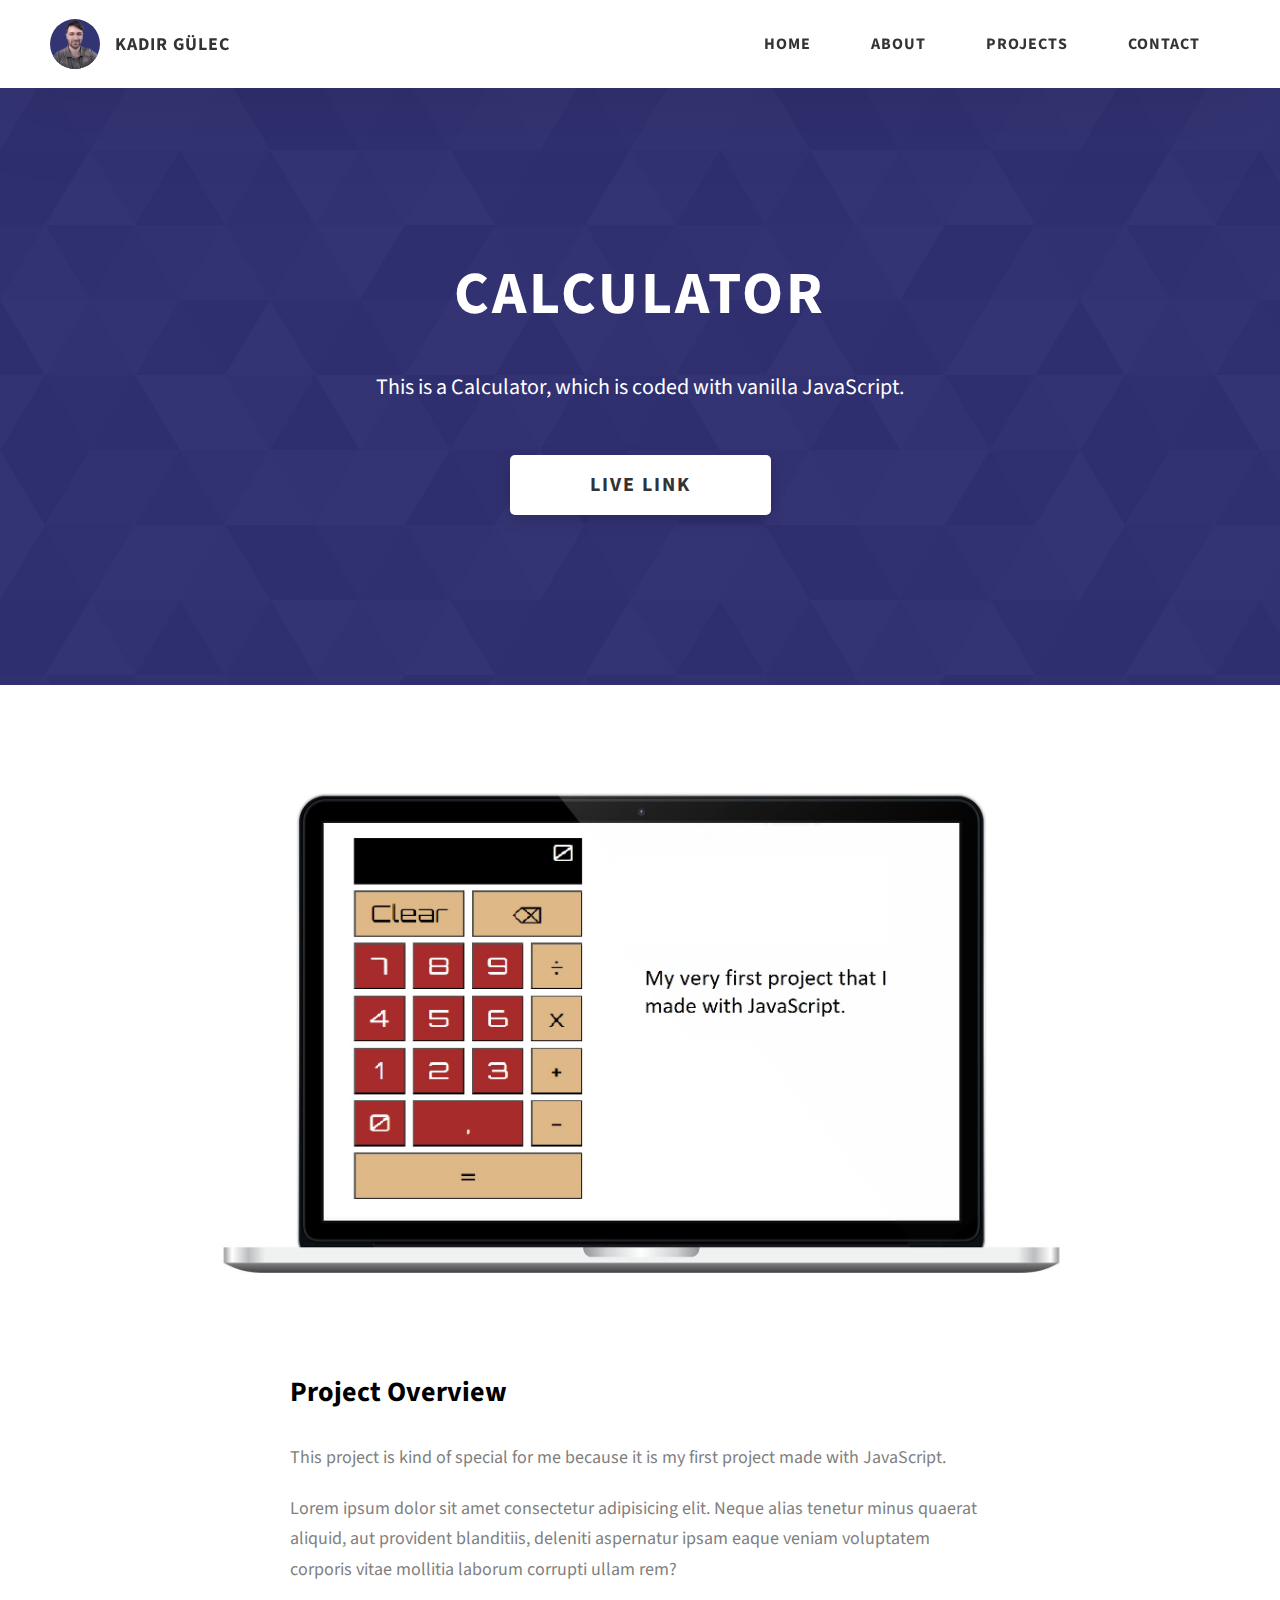
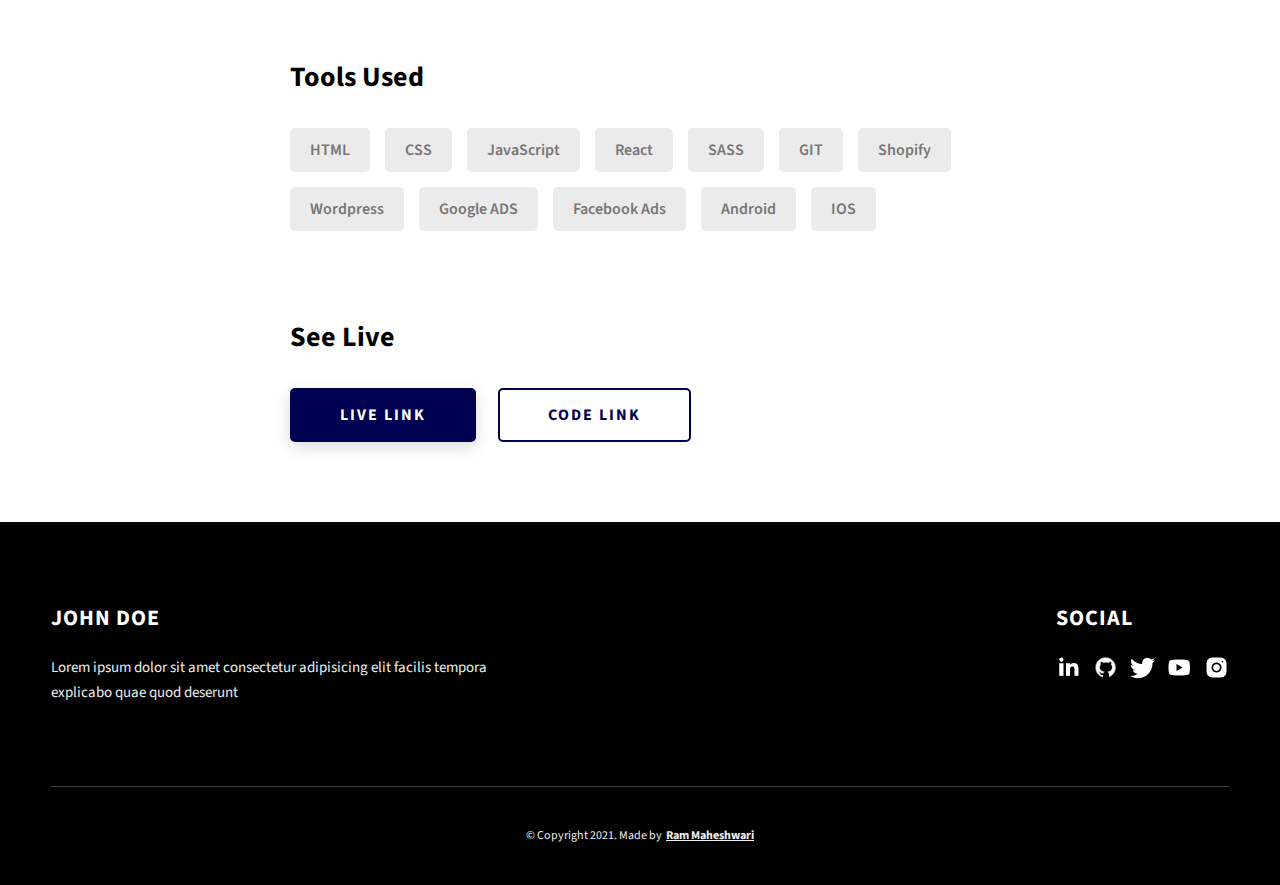
<file: project-1.html>
<!DOCTYPE html>
<html lang="en">
  <head>
    <meta charset="UTF-8" />
    <meta name="viewport" content="width=device-width, initial-scale=1.0" />
    <meta http-equiv="X-UA-Compatible" content="ie=edge" />
    <title>Calculator</title>
    <meta name="description" content="Case study page of Project" />

    <link rel="stylesheet" href="css/style.css" />

    <link rel="preconnect" href="https://fonts.googleapis.com" />
    <link rel="preconnect" href="https://fonts.gstatic.com" crossorigin />
    <link
      href="https://fonts.googleapis.com/css2?family=Source+Sans+Pro:wght@400;600;700;900&display=swap"
      rel="stylesheet"
    />
  </head>
  <body>
    <header class="header">
      <div class="header__content">
        <div class="header__logo-container">
          <div class="header__logo-img-cont">
            <img
              src="./assets/png/kadirGulec.png"
              alt="Kadir Gülec logo image"
              class="header__logo-img"
            />
          </div>
          <span class="header__logo-sub">Kadir Gülec</span>
        </div>
        <div class="header__main">
          <ul class="header__links">
            <li class="header__link-wrapper">
              <a href="./index.html" class="header__link"> Home </a>
            </li>
            <li class="header__link-wrapper">
              <a href="./index.html#about" class="header__link">About </a>
            </li>
            <li class="header__link-wrapper">
              <a href="./index.html#projects" class="header__link">
                Projects
              </a>
            </li>
            <li class="header__link-wrapper">
              <a href="./index.html#contact" class="header__link"> Contact </a>
            </li>
          </ul>
          <div class="header__main-ham-menu-cont">
            <img
              src="./assets/svg/ham-menu.svg"
              alt="hamburger menu"
              class="header__main-ham-menu"
            />
            <img
              src="./assets/svg/ham-menu-close.svg"
              alt="hamburger menu close"
              class="header__main-ham-menu-close d-none"
            />
          </div>
        </div>
      </div>
      <div class="header__sm-menu">
        <div class="header__sm-menu-content">
          <ul class="header__sm-menu-links">
            <li class="header__sm-menu-link">
              <a href="./index.html"> Home </a>
            </li>

            <li class="header__sm-menu-link">
              <a href="./index.html#about"> About </a>
            </li>

            <li class="header__sm-menu-link">
              <a href="./index.html#projects"> Projects </a>
            </li>

            <li class="header__sm-menu-link">
              <a href="./index.html#contact"> Contact </a>
            </li>
          </ul>
        </div>
      </div>
    </header>
    <section class="project-cs-hero">
      <div class="project-cs-hero__content">
        <h1 class="heading-primary">Calculator</h1>
        <div class="project-cs-hero__info">
          <p class="text-primary">
            This is a Calculator, which is coded with vanilla JavaScript.
          </p>
        </div>
        <div class="project-cs-hero__cta">
          <a href="https://taschenrechner-app-app.netlify.app/" class="btn btn--bg" target="_blank">Live Link</a>
        </div>
      </div>
    </section>
    <section class="project-details">
      <div class="main-container">
        <div class="project-details__content">
          <div class="project-details__showcase-img-cont">
            <img
              src="./assets/jpeg/project-calculator.jpeg"
              alt="Project Image"
              class="project-details__showcase-img"
            />
          </div>
          <div class="project-details__content-main">
            <div class="project-details__desc">
              <h3 class="project-details__content-title">Project Overview</h3>
              <p class="project-details__desc-para"> <!-- buraya kadar -->
                This project is kind of special for me because it is my first project made with JavaScript.
              </p>
              <p class="project-details__desc-para">
                Lorem ipsum dolor sit amet consectetur adipisicing elit. Neque
                alias tenetur minus quaerat aliquid, aut provident blanditiis,
                deleniti aspernatur ipsam eaque veniam voluptatem corporis vitae
                mollitia laborum corrupti ullam rem?
              </p>
            </div>
            <div class="project-details__tools-used">
              <h3 class="project-details__content-title">Tools Used</h3>
              <div class="skills">
                <div class="skills__skill">HTML</div>
                <div class="skills__skill">CSS</div>
                <div class="skills__skill">JavaScript</div>
                <div class="skills__skill">React</div>
                <div class="skills__skill">SASS</div>
                <div class="skills__skill">GIT</div>
                <div class="skills__skill">Shopify</div>
                <div class="skills__skill">Wordpress</div>
                <div class="skills__skill">Google ADS</div>
                <div class="skills__skill">Facebook Ads</div>
                <div class="skills__skill">Android</div>
                <div class="skills__skill">IOS</div>
              </div>
            </div>
            <div class="project-details__links">
              <h3 class="project-details__content-title">See Live</h3>
              <a
                href="#"
                class="btn btn--med btn--theme project-details__links-btn"
                target="_blank"
                >Live Link</a
              >
              <a
                href="#"
                class="btn btn--med btn--theme-inv project-details__links-btn"
                target="_blank"
                >Code Link</a
              >
            </div>
          </div>
        </div>
      </div>
    </section>
    <footer class="main-footer">
      <div class="main-container">
        <div class="main-footer__upper">
          <div class="main-footer__row main-footer__row-1">
            <h2 class="heading heading-sm main-footer__heading-sm">
              <span>Social</span>
            </h2>
            <div class="main-footer__social-cont">
              <a target="_blank" rel="noreferrer" href="#">
                <img
                  class="main-footer__icon"
                  src="./assets/png/linkedin-ico.png"
                  alt="icon"
                />
              </a>
              <a target="_blank" rel="noreferrer" href="#">
                <img
                  class="main-footer__icon"
                  src="./assets/png/github-ico.png"
                  alt="icon"
                />
              </a>
              <a target="_blank" rel="noreferrer" href="#">
                <img
                  class="main-footer__icon"
                  src="./assets/png/twitter-ico.png"
                  alt="icon"
                />
              </a>
              <a target="_blank" rel="noreferrer" href="#">
                <img
                  class="main-footer__icon"
                  src="./assets/png/yt-ico.png"
                  alt="icon"
                />
              </a>
              <a target="_blank" rel="noreferrer" href="#">
                <img
                  class="main-footer__icon main-footer__icon--mr-none"
                  src="./assets/png/insta-ico.png"
                  alt="icon"
                />
              </a>
            </div>
          </div>
          <div class="main-footer__row main-footer__row-2">
            <h4 class="heading heading-sm text-lt">John Doe</h4>
            <p class="main-footer__short-desc">
              Lorem ipsum dolor sit amet consectetur adipisicing elit facilis
              tempora explicabo quae quod deserunt
            </p>
          </div>
        </div>

        <div class="main-footer__lower">
          &copy; Copyright 2021. Made by
          <a rel="noreferrer" target="_blank" href="https://rammaheshwari.com"
            >Ram Maheshwari</a
          >
        </div>
      </div>
    </footer>
    <script src="./index.js"></script>
  </body>
</html>
</file>
<file: css/style.css>
/*
0 - 600px:      Phone
600 - 900px:    Tablet portrait
900 - 1200px:   Tablet landscape
[1200 - 1800] is where our normal styles apply
1800px + :      Big desktop
$breakpoint arguement choices:
- phone
- tab-port
- tab-land
- big-desktop

Inside media queries 1em is always 16px i.e 1em = 16px at every screen size only inside media queries
*/
:root{
  --vr-background: rgb(0, 1, 80);
  --vr-background-op8 : rgba(0, 1, 80, 0.8);
}
*,
*::after,
*::before {
  margin: 0;
  padding: 0;
  box-sizing: inherit;
  font-family: inherit; }

html {
  font-size: 62.5%;
  scroll-behavior: smooth; }
  @media only screen and (max-width: 75em) {
    html {
      font-size: 59%; } }
  @media only screen and (max-width: 56.25em) {
    html {
      font-size: 56%; } }
  @media only screen and (min-width: 112.5em) {
    html {
      font-size: 65%; } }

body {
  box-sizing: border-box;
  position: relative;
  line-height: 1.5;
  font-family: sans-serif;
  overflow-x: hidden;
  overflow-y: scroll;
  font-family: 'Source Sans Pro', sans-serif; }

a {
  text-decoration: none;
  color: inherit; }

li {
  list-style: none; }

input:focus,
button:focus,
a:focus,
textarea:focus {
  outline: none; }

button {
  border: none;
  cursor: pointer; }

textarea {
  resize: none; }

.heading-primary {
  font-size: 6rem;
  text-transform: uppercase;
  letter-spacing: 3px;
  text-align: center; }
  @media only screen and (max-width: 37.5em) {
    .heading-primary {
      font-size: 4.5rem; } }

.heading-sec__mb-bg {
  margin-bottom: 11rem; }
  @media only screen and (max-width: 56.25em) {
    .heading-sec__mb-bg {
      margin-bottom: 8rem; } }

.heading-sec__mb-med {
  margin-bottom: 9rem; }
  @media only screen and (max-width: 56.25em) {
    .heading-sec__mb-med {
      margin-bottom: 8rem; } }

.heading-sec__main {
  display: block;
  font-size: 4rem;
  text-transform: uppercase;
  letter-spacing: 1px;
  letter-spacing: 3px;
  text-align: center;
  margin-bottom: 3.5rem;
  position: relative; }
  .heading-sec__main--lt {
    color: #fff; }
    .heading-sec__main--lt::after {
      content: '';
      background: #fff !important; }
  .heading-sec__main::after {
    content: '';
    position: absolute;
    top: calc(100% + 1.5rem);
    height: 5px;
    width: 3rem;
    background: var(--vr-background);
    left: 50%;
    transform: translateX(-50%);
    border-radius: 5px; }
    @media only screen and (max-width: 37.5em) {
      .heading-sec__main::after {
        top: calc(100% + 1.2rem); } }

.heading-sec__sub {
  display: block;
  text-align: center;
  color: #777;
  font-size: 2rem;
  font-weight: 500;
  max-width: 80rem;
  margin: auto;
  line-height: 1.6; }
  @media only screen and (max-width: 37.5em) {
    .heading-sec__sub {
      font-size: 1.8rem; } }
  .heading-sec__sub--lt {
    color: #eee; }

.heading-sm {
  font-size: 2.2rem;
  text-transform: uppercase;
  letter-spacing: 1px; }

.main-container {
  max-width: 120rem;
  margin: auto;
  width: 92%; }

.btn {
  background: #fff;
  color: #333;
  text-transform: uppercase;
  letter-spacing: 2px;
  display: inline-block;
  font-weight: 700;
  border-radius: 5px;
  box-shadow: 0 5px 15px 0 rgba(0, 0, 0, 0.15);
  transition: transform .3s; }
  .btn:hover {
    transform: translateY(-3px); }
  .btn--bg {
    padding: 1.5rem 8rem;
    font-size: 2rem; }
  .btn--med {
    padding: 1.5rem 5rem;
    font-size: 1.6rem; }
  .btn--theme {
    background: var(--vr-background);
    color: #fff; }
  .btn--theme-inv {
    color: var(--vr-background);
    background: #fff;
    border: 2px solid var(--vr-background);
    box-shadow: none;
    padding: calc(1.5rem - 2px) calc(5rem - 2px); }

.sec-pad {
  padding: 12rem 0; }
  @media only screen and (max-width: 56.25em) {
    .sec-pad {
      padding: 8rem 0; } }

.text-primary {
  color: #fff;
  font-size: 2.2rem;
  text-align: center;
  width: 100%;
  line-height: 1.6; }
  @media only screen and (max-width: 37.5em) {
    .text-primary {
      font-size: 2rem; } }

.d-none {
  display: none; }

.home-hero {
  color: #fff;
  background: linear-gradient(to right, var(--vr-background-op8), var(--vr-background-op8)), url(../assets/svg/common-bg.svg);
  background-position: center;
  height: 100vh;
  min-height: 80rem;
  max-height: 120rem;
  position: relative; }
  @media only screen and (max-width: 37.5em) {
    .home-hero {
      height: unset;
      min-height: unset; } }
  .home-hero__socials {
    position: absolute;
    top: 50%;
    border: 2px solid #eee;
    border-left: 2px solid #eee;
    transform: translateY(-50%); }
    @media only screen and (max-width: 56.25em) {
      .home-hero__socials {
        display: none; } }
  .home-hero__mouse-scroll-cont {
    position: absolute;
    bottom: 3%;
    left: 50%;
    transform: translateX(-50%); }
    @media only screen and (max-width: 37.5em) {
      .home-hero__mouse-scroll-cont {
        display: none; } }
  .home-hero__social {
    width: 5rem; }
  .home-hero__social-icon-link {
    width: 100%;
    display: block;
    padding: 1.2rem;
    border-bottom: 2px solid #eee;
    transition: background .3s; }
    .home-hero__social-icon-link:hover {
      background: rgba(255, 255, 255, 0.1); }
    .home-hero__social-icon-link--bd-none {
      border-bottom: 0; }
  .home-hero__social-icon {
    width: 100%; }
  .home-hero__content {
    position: absolute;
    top: 50%;
    left: 50%;
    transform: translate(-50%, -50%);
    max-width: 90rem;
    width: 92%; }
    @media only screen and (max-width: 37.5em) {
      .home-hero__content {
        padding: 19rem 0 13rem 0;
        margin: auto;
        position: static;
        transform: translate(0, 0); } }
  .home-hero__info {
    margin: 3rem auto 0 auto;
    max-width: 80rem; }
  .home-hero__cta {
    margin-top: 5rem;
    text-align: center; }

.about {
  background: #fafafa; }
  .about__content {
    display: grid;
    grid-template-columns: 1fr 1fr;
    grid-gap: 10rem; }
    @media only screen and (max-width: 56.25em) {
      .about__content {
        grid-template-columns: 1fr;
        grid-gap: 8rem; } }
    .about__content-title {
      font-weight: 700;
      font-size: 2.8rem;
      margin-bottom: 3rem; }
      @media only screen and (max-width: 37.5em) {
        .about__content-title {
          font-size: 2.4rem; } }
    .about__content-details-para {
      font-size: 1.8rem;
      color: grey;
      max-width: 60rem;
      line-height: 1.7;
      margin-bottom: 1rem; }
      .about__content-details-para--hl {
        font-weight: 700;
        margin: 0 3px; }
      .about__content-details-para:last-child {
        margin-bottom: 4rem; }

.projects__row {
  display: grid;
  grid-template-columns: 1.5fr 1fr;
  grid-gap: 5rem;
  margin-bottom: 11rem; }
  @media only screen and (max-width: 56.25em) {
    .projects__row {
      grid-template-columns: 1fr;
      grid-gap: 2rem;
      margin-bottom: 8rem; } }
  @media only screen and (max-width: 56.25em) {
    .projects__row {
      text-align: center; } }
  .projects__row:last-child {
    margin-bottom: 0; }
  .projects__row-img-cont {
    overflow: hidden; }
  .projects__row-img {
    width: 100%;
    display: block;
    object-fit: cover; }
  .projects__row-content {
    padding: 2rem 0;
    display: flex;
    justify-content: center;
    flex-direction: column;
    align-items: flex-start; }
    @media only screen and (max-width: 56.25em) {
      .projects__row-content {
        align-items: center; } }
    .projects__row-content-title {
      font-weight: 700;
      font-size: 2.8rem;
      margin-bottom: 2rem; }
      @media only screen and (max-width: 37.5em) {
        .projects__row-content-title {
          font-size: 2.4rem; } }
    .projects__row-content-desc {
      font-size: 1.8rem;
      color: grey;
      max-width: 60rem;
      line-height: 1.7;
      margin-bottom: 3rem; }
      @media only screen and (max-width: 37.5em) {
        .projects__row-content-desc {
          font-size: 1.7rem; } }

.contact {
  background: linear-gradient(to right, var(--vr-background-op8), var(--vr-background-op8)), url(../assets/svg/common-bg.svg);
  background-size: cover;
  background-position: center; }
  .contact__form-container {
    box-shadow: 0 0 10px rgba(0, 0, 0, 0.1);
    background: white;
    padding: 4rem;
    margin-top: 6rem;
    max-width: 80rem;
    text-align: right;
    width: 95%;
    border-radius: 5px;
    margin: 5rem auto 0 auto; }
    @media only screen and (max-width: 37.5em) {
      .contact__form-container {
        padding: 3rem; } }
  .contact__form-field {
    margin-bottom: 4rem; }
    @media only screen and (max-width: 37.5em) {
      .contact__form-field {
        margin-bottom: 3rem; } }
  .contact__form-label {
    color: #666;
    font-size: 1.4rem;
    letter-spacing: 1px;
    font-weight: 700;
    margin-bottom: 1rem;
    display: block;
    text-align: left; }
  .contact__form-input {
    color: #333;
    padding: 2rem;
    width: 100%;
    border: 1px solid #ebebeb;
    font-size: 1.6rem;
    letter-spacing: 0px;
    background: #f0f0f0;
    border-radius: 5px;
    font-weight: 600;
    /* Code for Modern Browsers */
    /* Code for WebKit, Blink, Edge */
    /* Code for Internet Explorer 10-11 */
    /* Code for Microsoft Edge */
    /* Code for Mozilla Firefox 4 to 18 */
    /* Code for Mozilla Firefox 19+ */ }
    .contact__form-input::placeholder {
      color: #999;
      font-weight: 600;
      font-size: 1.6rem; }
    .contact__form-input::-webkit-input-placeholder {
      color: #999;
      font-weight: 600;
      font-size: 1.6rem; }
    .contact__form-input:-ms-input-placeholder {
      color: #999;
      font-weight: 600;
      font-size: 1.6rem; }
    .contact__form-input::-ms-input-placeholder {
      color: #999;
      font-weight: 600;
      font-size: 1.6rem; }
    .contact__form-input:-moz-placeholder {
      opacity: 1;
      color: #999;
      font-weight: 600;
      font-size: 1.6rem; }
    .contact__form-input::-moz-placeholder {
      opacity: 1;
      color: #999;
      font-weight: 600;
      font-size: 1.6rem; }
  .contact__btn {
    width: 30%;
    padding: 2rem 4rem;
    font-size: 1.6rem; }
    @media only screen and (max-width: 37.5em) {
      .contact__btn {
        width: 100%; } }

.project-cs-hero {
  color: #fff;
  background: linear-gradient(to right, var(--vr-background-op8), var(--vr-background-op8)), url(../assets/svg/common-bg.svg);
  background-size: cover;
  background-position: center;
  position: relative; }
  @media only screen and (max-width: 37.5em) {
    .project-cs-hero {
      height: unset;
      min-height: unset; } }
  .project-cs-hero__content {
    padding: 25rem 0 17rem 0;
    max-width: 90rem;
    width: 92%;
    margin: auto; }
    @media only screen and (max-width: 37.5em) {
      .project-cs-hero__content {
        padding: 19rem 0 13rem 0;
        margin: auto;
        position: static;
        transform: translate(0, 0); } }
  .project-cs-hero__info {
    margin: 3rem auto 0 auto;
    max-width: 80rem; }
  .project-cs-hero__cta {
    margin-top: 5rem;
    text-align: center; }

.project-details__content {
  padding: 8rem 0;
  max-width: 90rem;
  margin: auto; }
  .project-details__content-title {
    font-weight: 700;
    font-size: 2.8rem;
    margin-bottom: 3rem; }
    @media only screen and (max-width: 37.5em) {
      .project-details__content-title {
        font-size: 2.4rem; } }

.project-details__showcase-img-cont {
  width: 100%;
  margin-bottom: 6rem; }

.project-details__showcase-img {
  width: 100%; }

.project-details__content-main {
  width: 100%;
  max-width: 70rem;
  margin: auto; }

.project-details__desc {
  margin: 0 0 7rem 0; }
  .project-details__desc-para {
    font-size: 1.8rem;
    line-height: 1.7;
    color: grey;
    margin-bottom: 2rem; }

.project-details__tools-used {
  margin: 0 0 7rem 0; }
  .project-details__tools-used-list {
    display: flex;
    flex-wrap: wrap; }
  .project-details__tools-used-item {
    padding: 1rem 2rem;
    margin-bottom: 1.5rem;
    margin-right: 1.5rem;
    font-size: 1.6rem;
    background: rgba(153, 153, 153, 0.2);
    border-radius: 5px;
    font-weight: 600;
    color: #777; }

.project-details__links {
  margin: 0 0; }
  .project-details__links-btn {
    margin-right: 2rem; }
    @media only screen and (max-width: 37.5em) {
      .project-details__links-btn {
        margin-right: 0;
        width: 70%;
        margin-bottom: 2rem;
        text-align: center; } }
    .project-details__links-btn:last-child {
      margin: 0; }
      @media only screen and (max-width: 37.5em) {
        .project-details__links-btn:last-child {
          margin: 0; } }

.header {
  position: fixed;
  width: 100%;
  z-index: 1000;
  background: #000;
  background: #fff;
  box-shadow: 0 10px 100px rgba(0, 0, 0, 0.1); }
  .header__content {
    display: flex;
    align-items: center;
    justify-content: space-between;
    padding: 1rem 5rem; }
    @media only screen and (max-width: 56.25em) {
      .header__content {
        padding: 0 2rem; } }
  .header__logo-container {
    display: flex;
    align-items: center;
    cursor: pointer;
    color: #333;
    transition: color .3s; }
    .header__logo-container:hover {
      color: var(--vr-background); }
  .header__logo-img-cont {
    width: 5rem;
    height: 5rem;
    border-radius: 50px;
    overflow: hidden;
    margin-right: 1.5rem;
    background: var(--vr-background-op8); }
    @media only screen and (max-width: 56.25em) {
      .header__logo-img-cont {
        width: 4.5rem;
        height: 4.5rem;
        margin-right: 1.2rem; } }
  .header__logo-img {
    width: 100%;
    height: 100%;
    object-fit: cover;
    object-position: center;
    display: block; }
  .header__logo-sub {
    font-size: 1.8rem;
    text-transform: uppercase;
    font-weight: 700;
    letter-spacing: 1px; }
  .header__links {
    display: flex; }
    @media only screen and (max-width: 37.5em) {
      .header__links {
        display: none; } }
  .header__link {
    padding: 2.2rem 3rem;
    display: inline-block;
    font-size: 1.6rem;
    color: #333;
    text-transform: uppercase;
    letter-spacing: 1px;
    font-weight: 700;
    transition: color .3s; }
    .header__link:hover {
      color: var(--vr-background); }
    @media only screen and (max-width: 56.25em) {
      .header__link {
        padding: 3rem 1.8rem;
        font-size: 1.5rem; } }
  .header__main-ham-menu-cont {
    display: none;
    width: 3rem;
    padding: 2.2rem 0; }
    @media only screen and (max-width: 37.5em) {
      .header__main-ham-menu-cont {
        display: block; } }
  .header__main-ham-menu {
    width: 100%; }
  .header__main-ham-menu-close {
    width: 100%; }
  .header__sm-menu {
    background: #fff;
    position: absolute;
    width: 100%;
    top: 100%;
    visibility: hidden;
    opacity: 0;
    transition: all .3s;
    box-shadow: 0px 5px 5px 0px rgba(0, 0, 0, 0.1);
    -webkit-box-shadow: 0px 5px 5px 0px rgba(0, 0, 0, 0.1);
    -moz-box-shadow: 0px 5px 5px 0px rgba(0, 0, 0, 0.1); }
    .header__sm-menu--active {
      visibility: hidden;
      opacity: 0; }
      @media only screen and (max-width: 37.5em) {
        .header__sm-menu--active {
          visibility: visible;
          opacity: 1; } }
  .header__sm-menu-link a {
    display: block;
    text-decoration: none;
    padding: 2.5rem 3rem;
    font-size: 1.6rem;
    color: #333;
    text-align: right;
    border-bottom: 1px solid #eee;
    font-weight: 700;
    text-transform: uppercase;
    letter-spacing: 2px;
    transition: color .3s; }
    .header__sm-menu-link a:hover {
      color: var(--vr-background); }
  .header__sm-menu-link:first-child a {
    border-top: 1px solid #eee; }
  .header__sm-menu-link-last {
    border-bottom: 0; }

.main-footer {
  background: #000;
  color: #fff; }
  .main-footer__upper {
    display: flex;
    justify-content: space-between;
    padding: 8rem 0; }
    @media only screen and (max-width: 56.25em) {
      .main-footer__upper {
        padding: 6rem 0; } }
    @media only screen and (max-width: 37.5em) {
      .main-footer__upper {
        display: block; } }
  .main-footer__row-1 {
    order: 2; }
    @media only screen and (max-width: 56.25em) {
      .main-footer__row-1 {
        margin-bottom: 5rem; } }
  .main-footer__row-2 {
    width: 40%;
    order: 1;
    max-width: 50rem; }
    @media only screen and (max-width: 56.25em) {
      .main-footer__row-2 {
        width: 100%; } }
  .main-footer__short-desc {
    margin-top: 2rem;
    color: #eee;
    font-size: 1.5rem;
    line-height: 1.7; }
  .main-footer__social-cont {
    margin-top: 2rem; }
  .main-footer__icon {
    margin-right: 1rem;
    width: 2.5rem; }
    .main-footer__icon--mr-none {
      margin-right: 0; }
  .main-footer__lower {
    padding: 4rem 0;
    border-top: 1px solid #444;
    color: #eee;
    font-size: 1.2rem;
    text-align: left;
    text-align: center; }
    .main-footer__lower a {
      text-decoration: underline;
      font-weight: bold;
      margin-left: 2px; }
    @media only screen and (max-width: 56.25em) {
      .main-footer__lower {
        padding: 3.5rem 0; } }

.skills {
  display: flex;
  flex-wrap: wrap; }
  .skills__skill {
    padding: 1rem 2rem;
    margin-bottom: 1.5rem;
    margin-right: 1.5rem;
    font-size: 1.6rem;
    background: rgba(153, 153, 153, 0.2);
    border-radius: 5px;
    font-weight: 600;
    color: #777; }

.mouse {
  width: 25px;
  height: 40px;
  border: 2px solid #eee;
  border-radius: 60px;
  position: relative;
  overflow: hidden; }
  .mouse::before {
    content: '';
    width: 5px;
    height: 5px;
    position: absolute;
    top: 7px;
    left: 50%;
    transform: translateX(-50%);
    background-color: #eee;
    border-radius: 50%;
    opacity: 1;
    animation: wheel 1.3s infinite;
    -webkit-animation: wheel 1.3s infinite; }

@keyframes wheel {
  to {
    opacity: 0;
    top: 27px; } }

@-webkit-keyframes wheel {
  to {
    opacity: 0;
    top: 27px; } }
</file>
